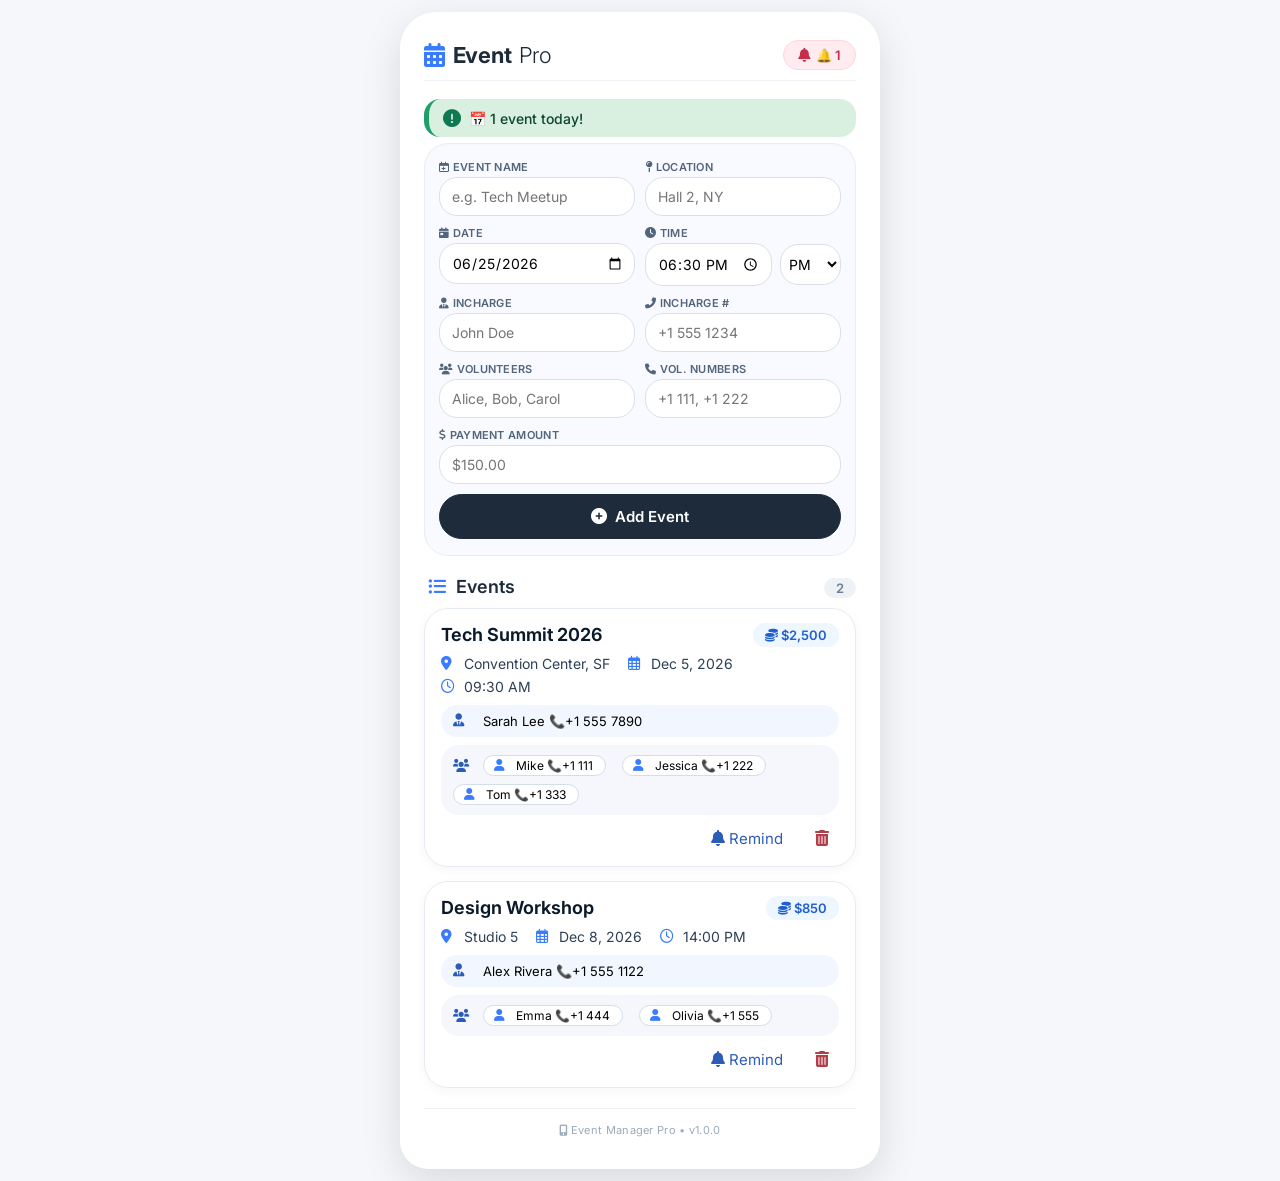
<file: Project/index.html>
<!DOCTYPE html>
<html lang="en">
<head>
  <meta charset="UTF-8">
  <meta name="viewport" content="width=device-width, initial-scale=1.0, maximum-scale=1.0, user-scalable=yes">
  <title>Event Manager Pro</title>
  
  <!-- Font Awesome Icons -->
  <link rel="stylesheet" href="https://cdnjs.cloudflare.com/ajax/libs/font-awesome/6.0.0-beta3/css/all.min.css">
  
  <!-- Google Fonts (optional) -->
  <link rel="preconnect" href="https://fonts.googleapis.com">
  <link rel="preconnect" href="https://fonts.gstatic.com" crossorigin>
  <link href="https://fonts.googleapis.com/css2?family=Inter:wght@400;500;600;700&display=swap" rel="stylesheet">
  
  <!-- Custom CSS -->
  <link rel="stylesheet" href="css/style.css">
</head>
<body>
  <div class="app-container" id="appContainer">
    <!-- Header Section -->
    <header class="app-header">
      <h1>
        <i class="fas fa-calendar-alt"></i> 
        Event<span class="logo-light">Pro</span>
      </h1>
      <button class="badge-alert" id="todayAlertBtn" aria-label="Check today's events">
        <i class="fas fa-bell"></i> 
        <span id="alertBadgeText">Today?</span>
      </button>
    </header>

    <!-- Alert Banner -->
    <div id="alertBanner" class="today-alert" style="display: none;">
      <i class="fas fa-exclamation-circle"></i>
      <span id="alertMessage">📅 You have an event today!</span>
    </div>

    <!-- Event Form -->
    <section class="event-form" aria-label="Add new event">
      <div class="form-row">
        <div class="field">
          <label for="eventName"><i class="far fa-calendar-plus"></i> Event Name</label>
          <input type="text" id="eventName" placeholder="e.g. Tech Meetup" value="">
        </div>
        <div class="field">
          <label for="eventLocation"><i class="fas fa-map-pin"></i> Location</label>
          <input type="text" id="eventLocation" placeholder="Hall 2, NY" value="">
        </div>
      </div>

      <div class="form-row">
        <div class="field">
          <label for="eventDate"><i class="fas fa-calendar-day"></i> Date</label>
          <input type="date" id="eventDate" value="2026-06-25">
        </div>
        <div class="field">
          <label for="eventTime"><i class="fas fa-clock"></i> Time</label>
          <div class="inline-group">
            <input type="time" id="eventTime" value="18:30" style="flex:2;">
            <select id="eventAmPm" style="flex:1; padding: 10px 4px;">
              <option value="AM">AM</option>
              <option value="PM" selected>PM</option>
            </select>
          </div>
        </div>
      </div>

      <div class="form-row">
        <div class="field">
          <label for="inchargeName"><i class="fas fa-user-tie"></i> Incharge</label>
          <input type="text" id="inchargeName" placeholder="John Doe" value="">
        </div>
        <div class="field">
          <label for="inchargePhone"><i class="fas fa-phone-alt"></i> Incharge #</label>
          <input type="text" id="inchargePhone" placeholder="+1 555 1234" value="">
        </div>
      </div>

      <div class="form-row">
        <div class="field">
          <label for="volunteerNames"><i class="fas fa-users"></i> Volunteers</label>
          <input type="text" id="volunteerNames" placeholder="Alice, Bob, Carol" value="">
        </div>
        <div class="field">
          <label for="volunteerPhones"><i class="fas fa-phone"></i> Vol. Numbers</label>
          <input type="text" id="volunteerPhones" placeholder="+1 111, +1 222" value="">
        </div>
      </div>

      <div class="form-row">
        <div class="field">
          <label for="payeeAmount"><i class="fas fa-dollar-sign"></i> Payment Amount</label>
          <input type="text" id="payeeAmount" placeholder="$150.00" value="">
        </div>
      </div>

      <button class="btn-add" id="addEventBtn">
        <i class="fas fa-plus-circle"></i> Add Event
      </button>
    </section>

    <!-- Event List -->
    <div class="event-list-header">
      <h3><i class="fas fa-list-ul" style="color:#3b7cff; margin-right:6px;"></i> Events</h3>
      <span id="eventCounter">0</span>
    </div>
    
    <div id="eventListContainer">
      <div class="empty-message">
        <i class="far fa-calendar-times"></i>
        <br>No events yet. Add one!
      </div>
    </div>

    <!-- Footer -->
    <footer class="footer-note">
      <i class="fas fa-mobile-alt"></i> Event Manager Pro &bull; v1.0.0
    </footer>
  </div>

  <!-- Custom JavaScript -->
  <script src="js/app.js"></script>
</body>
</html>
</file>
<file: Project/css/style.css>
/* ============================================
   CSS Variables & Reset
   ============================================ */
:root {
  --primary-color: #3b7cff;
  --primary-dark: #1e2b3a;
  --primary-light: #f8faff;
  --text-dark: #1e2b3a;
  --text-medium: #2d4055;
  --text-light: #6d7f92;
  --text-muted: #9aabba;
  --bg-body: #f5f7fb;
  --bg-white: #ffffff;
  --border-light: #e7ecf3;
  --border-input: #d9e0e8;
  --shadow-card: 0 12px 40px rgba(0, 0, 0, 0.12);
  --shadow-small: 0 3px 12px rgba(0, 0, 0, 0.04);
  --radius-large: 36px;
  --radius-medium: 24px;
  --radius-small: 18px;
  --radius-pill: 40px;
  --transition: 0.2s ease;
}

* {
  margin: 0;
  padding: 0;
  box-sizing: border-box;
}

body {
  font-family: 'Inter', system-ui, -apple-system, 'Segoe UI', Roboto, 'Helvetica Neue', sans-serif;
  background: var(--bg-body);
  display: flex;
  justify-content: center;
  align-items: center;
  min-height: 100vh;
  padding: 12px;
}

/* ============================================
   App Container
   ============================================ */
.app-container {
  max-width: 420px;
  width: 100%;
  background: var(--bg-white);
  border-radius: var(--radius-large) var(--radius-large) 28px 28px;
  box-shadow: var(--shadow-card);
  padding: 20px 18px 28px;
  transition: all var(--transition);
  position: relative;
}

/* ============================================
   Header
   ============================================ */
.app-header {
  display: flex;
  justify-content: space-between;
  align-items: center;
  margin-bottom: 18px;
  padding-bottom: 10px;
  border-bottom: 1px solid #eef1f5;
}

.app-header h1 {
  font-size: 22px;
  font-weight: 700;
  color: var(--text-dark);
  letter-spacing: -0.3px;
  display: flex;
  align-items: center;
  gap: 8px;
}

.app-header h1 i {
  color: var(--primary-color);
  font-size: 24px;
}

.logo-light {
  font-weight: 300;
}

.badge-alert {
  background: #ffecf0;
  color: #c42e4b;
  border-radius: var(--radius-pill);
  padding: 6px 14px;
  font-size: 13px;
  font-weight: 600;
  display: flex;
  align-items: center;
  gap: 6px;
  cursor: pointer;
  transition: all var(--transition);
  border: 1px solid #ffd6de;
  font-family: inherit;
}

.badge-alert i {
  font-size: 14px;
}

.badge-alert:hover {
  background: #fdd4dd;
  transform: scale(1.02);
}

.badge-alert:active {
  transform: scale(0.95);
}

/* ============================================
   Alert Banner
   ============================================ */
.today-alert {
  background: #d9f0e1;
  border-left: 5px solid #1d9e6b;
  border-radius: 16px;
  padding: 10px 14px;
  margin: 12px 0 6px;
  display: flex;
  align-items: center;
  gap: 8px;
  color: #0a462f;
  font-weight: 500;
  font-size: 14px;
}

.today-alert i {
  font-size: 18px;
  color: #0f7a51;
}

/* ============================================
   Event Form
   ============================================ */
.event-form {
  background: var(--primary-light);
  border-radius: var(--radius-medium);
  padding: 16px 14px;
  margin-bottom: 20px;
  box-shadow: inset 0 1px 3px rgba(0, 0, 0, 0.02);
  border: 1px solid #eaedf2;
}

.form-row {
  display: flex;
  flex-wrap: wrap;
  gap: 8px 10px;
  margin-bottom: 10px;
}

.form-row .field {
  flex: 1 0 calc(50% - 10px);
  min-width: 130px;
}

.field label {
  display: block;
  font-size: 11px;
  font-weight: 600;
  color: #52657a;
  letter-spacing: 0.3px;
  text-transform: uppercase;
  margin-bottom: 3px;
}

.field input,
.field select {
  width: 100%;
  padding: 10px 10px 10px 12px;
  border: 1px solid var(--border-input);
  border-radius: var(--radius-small);
  font-size: 14px;
  background: var(--bg-white);
  transition: all var(--transition);
  outline: none;
  font-family: inherit;
}

.field input:focus,
.field select:focus {
  border-color: var(--primary-color);
  box-shadow: 0 0 0 3px rgba(59, 124, 255, 0.15);
}

.inline-group {
  display: flex;
  gap: 8px;
  align-items: center;
}

.inline-group .field {
  flex: 1;
}

.btn-add {
  background: var(--primary-dark);
  border: none;
  color: var(--bg-white);
  padding: 12px 16px;
  border-radius: var(--radius-pill);
  font-weight: 600;
  font-size: 15px;
  display: flex;
  align-items: center;
  justify-content: center;
  gap: 8px;
  width: 100%;
  margin-top: 6px;
  transition: all var(--transition);
  cursor: pointer;
  border: 1px solid var(--primary-dark);
  font-family: inherit;
}

.btn-add i {
  font-size: 16px;
}

.btn-add:hover {
  background: #0f1a26;
  transform: scale(1.01);
}

.btn-add:active {
  transform: scale(0.97);
  background: #0a141e;
}

/* ============================================
   Event List
   ============================================ */
.event-list-header {
  display: flex;
  justify-content: space-between;
  align-items: baseline;
  margin: 16px 0 10px 4px;
}

.event-list-header h3 {
  font-size: 18px;
  font-weight: 600;
  color: var(--text-dark);
}

.event-list-header span {
  font-size: 13px;
  color: var(--text-light);
  background: #eef1f5;
  padding: 2px 12px;
  border-radius: 20px;
  font-weight: 600;
}

.event-card {
  background: var(--bg-white);
  border-radius: var(--radius-medium);
  padding: 14px 16px;
  margin-bottom: 14px;
  box-shadow: var(--shadow-small);
  border: 1px solid var(--border-light);
  transition: all var(--transition);
}

.event-card:hover {
  border-color: #d0d8e3;
  box-shadow: 0 6px 16px rgba(0, 0, 0, 0.06);
}

.event-card:active {
  background: #fafcff;
}

.event-name {
  font-size: 18px;
  font-weight: 650;
  color: #0b1a2a;
  display: flex;
  justify-content: space-between;
  align-items: center;
}

.event-name .payee-badge {
  background: #eef6ff;
  color: #1f5fcf;
  padding: 4px 12px;
  border-radius: var(--radius-pill);
  font-size: 13px;
  font-weight: 600;
  white-space: nowrap;
}

.event-meta {
  display: flex;
  flex-wrap: wrap;
  gap: 6px 18px;
  margin: 8px 0 10px;
  color: var(--text-medium);
  font-size: 14px;
}

.event-meta i {
  width: 18px;
  color: var(--primary-color);
}

.event-meta .meta-item {
  display: flex;
  align-items: center;
  gap: 5px;
}

.incharge-section,
.volunteer-section {
  background: #f2f6fe;
  border-radius: var(--radius-small);
  padding: 8px 12px;
  margin: 8px 0 6px;
  font-size: 13px;
  display: flex;
  flex-wrap: wrap;
  align-items: center;
  gap: 4px 12px;
}

.incharge-section i,
.volunteer-section i {
  color: #2d5bb8;
  width: 18px;
}

.volunteer-section {
  background: #f5f7fc;
}

.volunteer-tag {
  background: var(--bg-white);
  padding: 2px 12px 2px 10px;
  border-radius: var(--radius-pill);
  border: 1px solid #d4ddea;
  display: inline-flex;
  align-items: center;
  gap: 4px;
  margin: 2px 4px 2px 0;
  font-size: 12px;
}

.volunteer-tag i {
  color: #3b7cff;
}

.event-actions {
  display: flex;
  justify-content: flex-end;
  gap: 12px;
  margin-top: 10px;
}

.event-actions button {
  background: transparent;
  border: none;
  color: var(--text-light);
  font-size: 15px;
  padding: 4px 10px;
  border-radius: 30px;
  display: flex;
  align-items: center;
  gap: 4px;
  cursor: pointer;
  transition: all var(--transition);
  font-family: inherit;
}

.event-actions button i {
  font-size: 16px;
}

.event-actions .delete-btn {
  color: #b13e4b;
}

.event-actions .delete-btn:hover {
  background: #ffe9ec;
}

.event-actions .delete-btn:active {
  background: #ffd6de;
  transform: scale(0.95);
}

.event-actions .remind-btn {
  color: #2d5bb8;
}

.event-actions .remind-btn:hover {
  background: #e5edff;
}

.event-actions .remind-btn:active {
  transform: scale(0.95);
}

.empty-message {
  text-align: center;
  color: var(--text-muted);
  padding: 36px 12px;
  font-size: 15px;
}

.empty-message i {
  font-size: 36px;
  opacity: 0.3;
  margin-bottom: 8px;
}

/* ============================================
   Footer
   ============================================ */
.footer-note {
  text-align: center;
  font-size: 11px;
  color: var(--text-muted);
  margin-top: 20px;
  border-top: 1px solid #ecf0f5;
  padding-top: 14px;
  letter-spacing: 0.3px;
}

/* ============================================
   Responsive Design
   ============================================ */
@media (max-width: 440px) {
  .app-container {
    padding: 14px 12px 20px;
    border-radius: 28px;
  }

  .form-row .field {
    flex: 1 0 100%;
  }

  .event-meta {
    gap: 4px 12px;
    font-size: 13px;
  }

  .event-name {
    font-size: 16px;
    flex-wrap: wrap;
    gap: 6px;
  }
}

@media (min-width: 768px) {
  .app-container {
    max-width: 480px;
    padding: 28px 24px 32px;
  }
}
</file>
